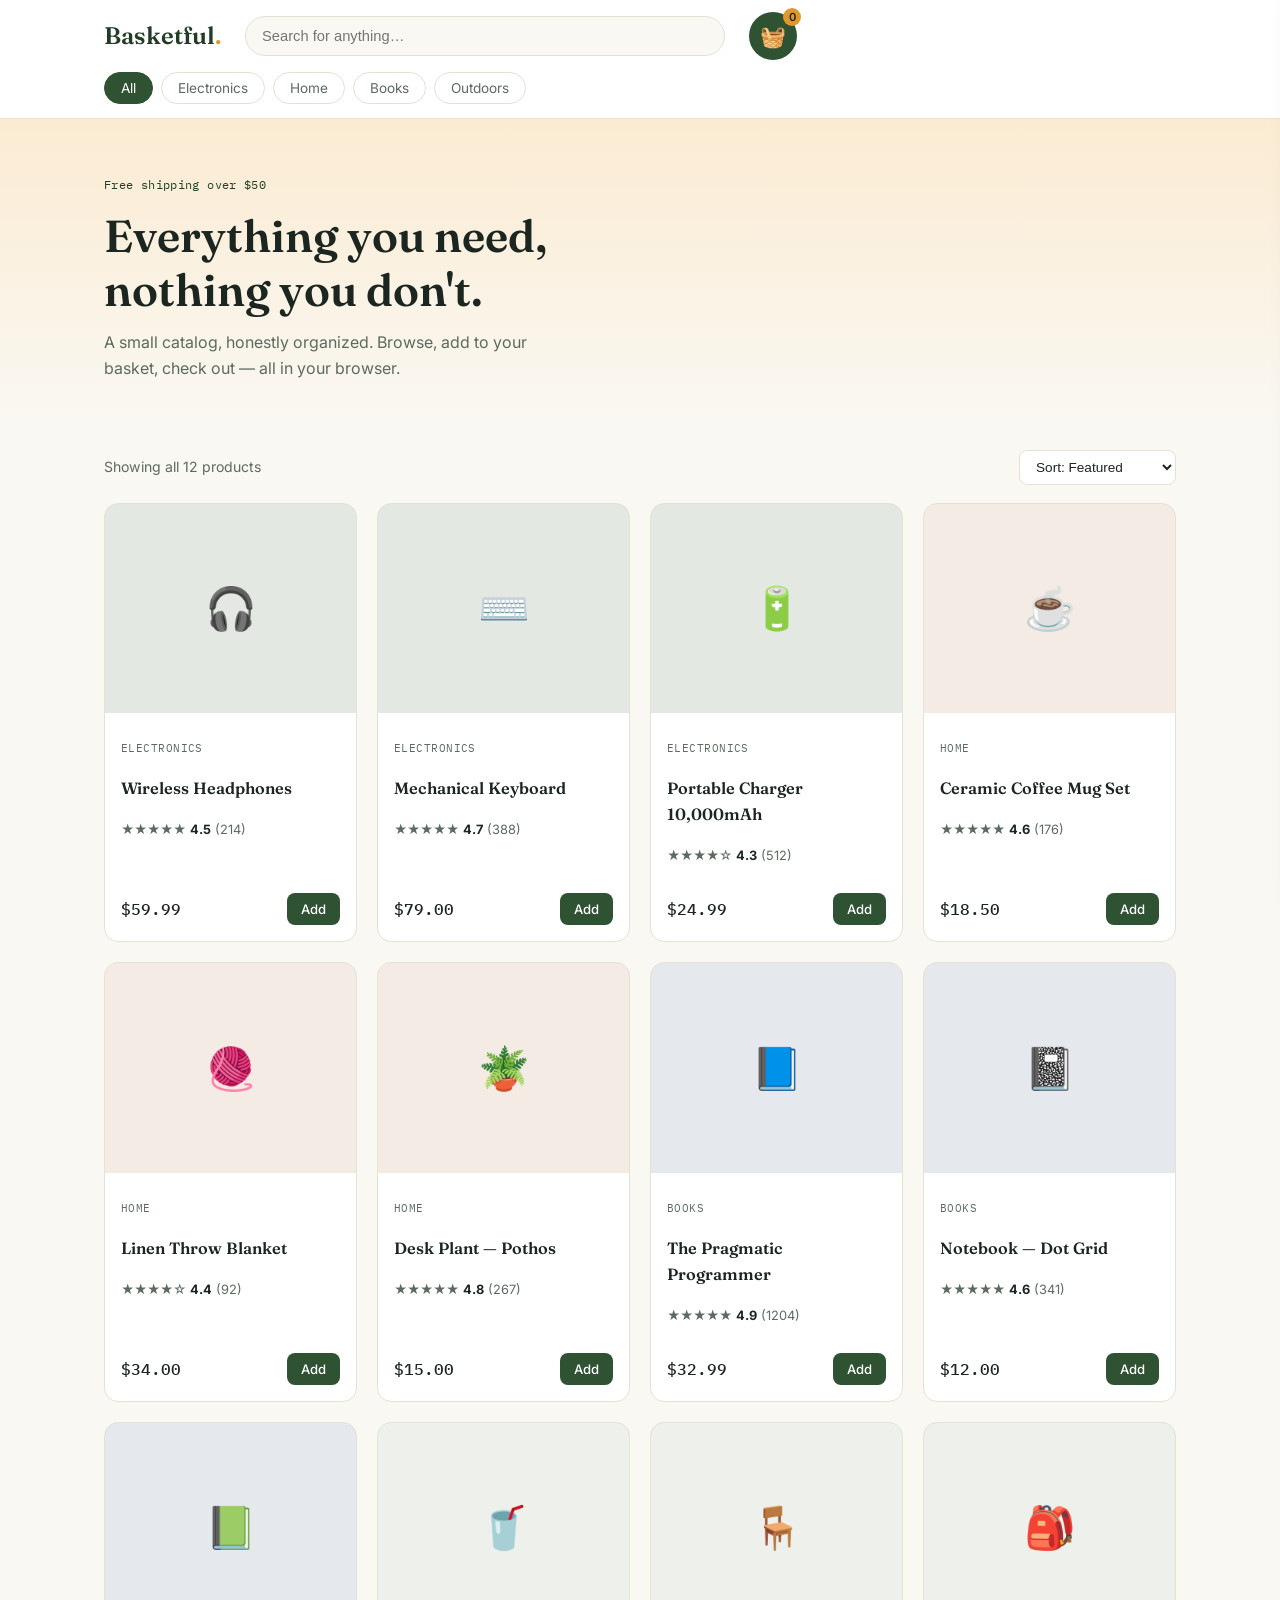
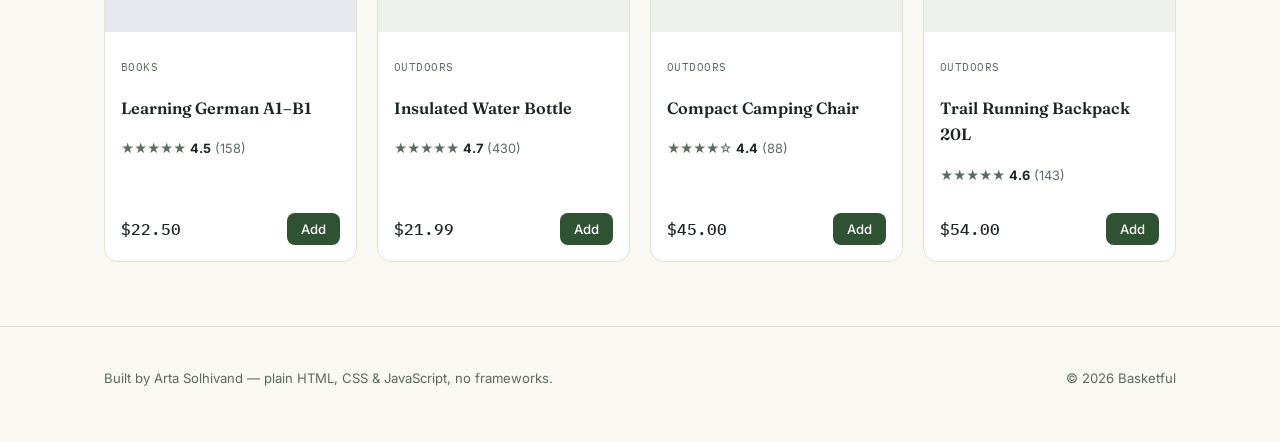
<file: index.html>
<!DOCTYPE html>
<html lang="en">
<head>
<meta charset="UTF-8">
<meta name="viewport" content="width=device-width, initial-scale=1.0">
<title>Basketful — Small Things, Delivered Well</title>
<meta name="description" content="A small e-commerce storefront built with vanilla HTML, CSS and JavaScript.">
<link rel="preconnect" href="https://fonts.googleapis.com">
<link href="https://fonts.googleapis.com/css2?family=Fraunces:opsz,wght@9..144,500;9..144,600;9..144,700&family=Inter:wght@400;500;600&family=IBM+Plex+Mono:wght@400;500&display=swap" rel="stylesheet">
<link rel="stylesheet" href="styles.css">
</head>
<body>

<!-- ============ HEADER ============ -->
<header class="site-header">
  <div class="wrap header-inner">
    <a href="#" class="logo">Basketful<span class="logo-dot">.</span></a>

    <div class="search-bar">
      <input type="text" id="searchInput" placeholder="Search for anything…" aria-label="Search products">
      <button id="searchClearBtn" class="search-clear" hidden aria-label="Clear search">✕</button>
    </div>

    <button class="cart-toggle" id="cartToggle" aria-label="Open cart">
      <span class="cart-icon">🧺</span>
      <span class="cart-count" id="cartCount">0</span>
    </button>
  </div>

  <nav class="category-nav" id="categoryNav">
    <!-- filled by JS -->
  </nav>
</header>

<!-- ============ HERO ============ -->
<section class="hero">
  <div class="wrap hero-inner">
    <p class="hero-eyebrow">Free shipping over $50</p>
    <h1 class="hero-title">Everything you need,<br>nothing you don't.</h1>
    <p class="hero-sub">A small catalog, honestly organized. Browse, add to your basket, check out — all in your browser.</p>
  </div>
</section>

<!-- ============ MAIN ============ -->
<main class="wrap">
  <div class="results-bar">
    <span id="resultsCount">Showing all products</span>
    <select id="sortSelect" aria-label="Sort products">
      <option value="default">Sort: Featured</option>
      <option value="price-asc">Price: Low to High</option>
      <option value="price-desc">Price: High to Low</option>
      <option value="rating-desc">Highest Rated</option>
    </select>
  </div>

  <div class="product-grid" id="productGrid">
    <!-- filled by JS -->
  </div>

  <p class="no-results" id="noResults" hidden>No products match your search. Try a different keyword.</p>
</main>

<footer class="site-footer">
  <div class="wrap footer-inner">
    <p>Built by Arta Solhivand — plain HTML, CSS &amp; JavaScript, no frameworks.</p>
    <p class="footer-year">© <span id="year"></span> Basketful</p>
  </div>
</footer>

<!-- ============ CART DRAWER ============ -->
<div class="cart-backdrop" id="cartBackdrop" hidden></div>
<aside class="cart-drawer" id="cartDrawer" aria-label="Shopping cart">
  <div class="cart-header">
    <h2>Your Basket</h2>
    <button class="cart-close" id="cartClose" aria-label="Close cart">✕</button>
  </div>

  <div class="cart-items" id="cartItems">
    <!-- filled by JS -->
  </div>

  <p class="cart-empty" id="cartEmpty">Your basket is empty.</p>

  <div class="cart-footer" id="cartFooter" hidden>
    <div class="cart-total-row">
      <span>Subtotal</span>
      <b id="cartSubtotal">$0.00</b>
    </div>
    <button class="btn btn-primary btn-block" id="checkoutBtn">Checkout</button>
  </div>
</aside>

<!-- ============ ORDER CONFIRMATION ============ -->
<div class="modal-backdrop" id="confirmBackdrop" hidden>
  <div class="modal modal--confirm">
    <div class="confirm-icon">✓</div>
    <h2>Order placed!</h2>
    <p id="confirmText"></p>
    <button class="btn btn-primary" id="confirmCloseBtn">Continue Shopping</button>
  </div>
</div>

<script src="products.js"></script>
<script src="script.js"></script>
</body>
</html>
</file>
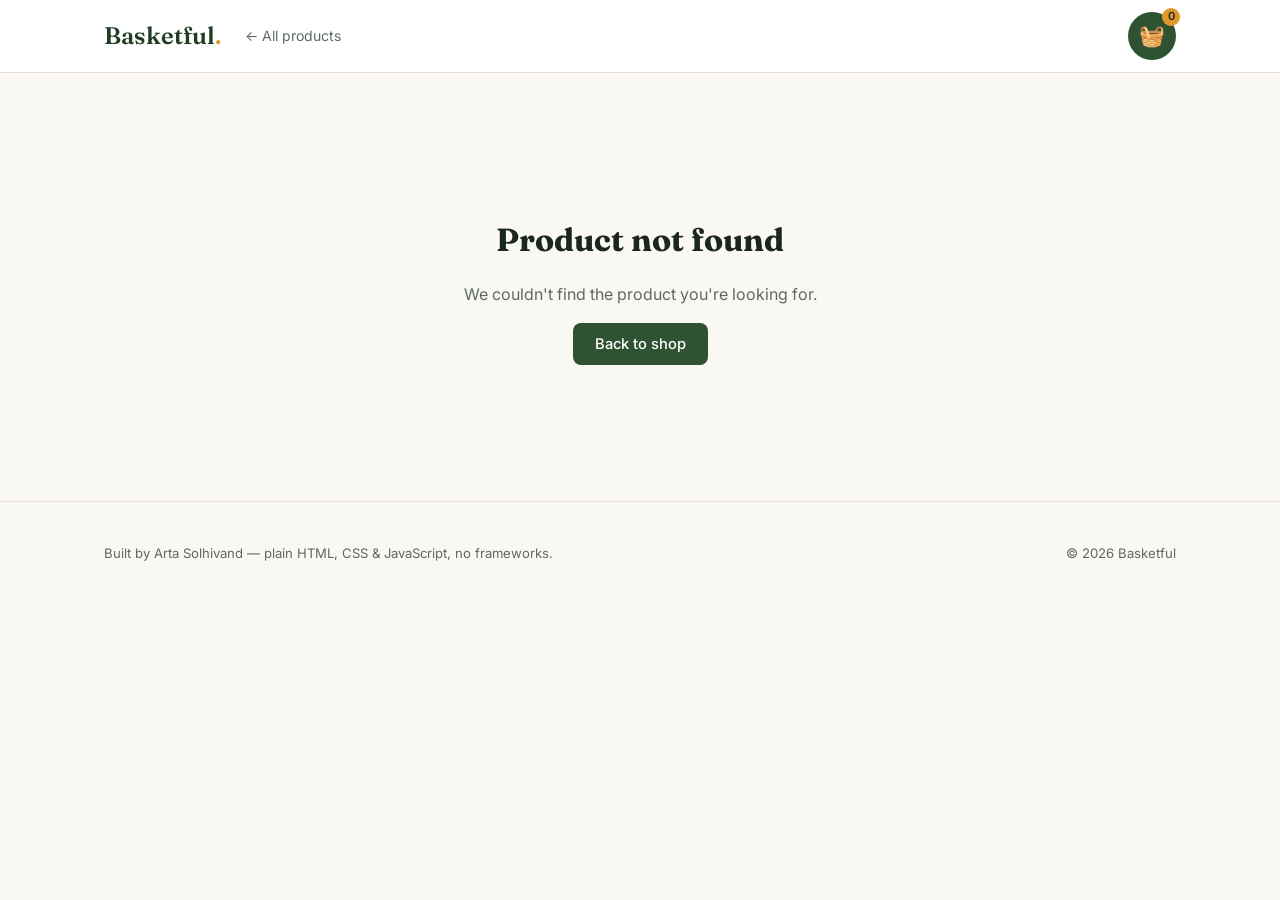
<file: product.html>
<!DOCTYPE html>
<html lang="en">
<head>
<meta charset="UTF-8">
<meta name="viewport" content="width=device-width, initial-scale=1.0">
<title>Product — Basketful</title>
<meta name="description" content="Product details on Basketful, a small storefront built with vanilla HTML, CSS and JavaScript.">
<link rel="preconnect" href="https://fonts.googleapis.com">
<link href="https://fonts.googleapis.com/css2?family=Fraunces:opsz,wght@9..144,500;9..144,600;9..144,700&family=Inter:wght@400;500;600&family=IBM+Plex+Mono:wght@400;500&display=swap" rel="stylesheet">
<link rel="stylesheet" href="styles.css">
</head>
<body>

<!-- ============ HEADER ============ -->
<header class="site-header">
  <div class="wrap header-inner">
    <a href="index.html" class="logo">Basketful<span class="logo-dot">.</span></a>
    <a href="index.html" class="back-link">← All products</a>
    <a href="index.html" class="cart-toggle" id="cartLink" aria-label="View cart">
      <span class="cart-icon">🧺</span>
      <span class="cart-count" id="cartCount">0</span>
    </a>
  </div>
</header>

<!-- ============ PRODUCT DETAIL ============ -->
<main class="wrap product-page">
  <div id="productDetail">
    <!-- filled by product-page.js -->
  </div>

  <section class="related-section" id="relatedSection" hidden>
    <h2>You might also like</h2>
    <div class="related-grid" id="relatedGrid">
      <!-- filled by product-page.js -->
    </div>
  </section>
</main>

<footer class="site-footer">
  <div class="wrap footer-inner">
    <p>Built by Arta Solhivand — plain HTML, CSS &amp; JavaScript, no frameworks.</p>
    <p class="footer-year">© <span id="year"></span> Basketful</p>
  </div>
</footer>

<script src="products.js"></script>
<script src="product-page.js"></script>
</body>
</html>
</file>
<file: styles.css>
/* ============================================
   Design tokens
   ============================================ */
:root {
  --bg: #FAF8F2;
  --surface: #FFFFFF;
  --ink: #1C2620;
  --ink-soft: #5C6B60;
  --line: #E6E1D3;
  --brand: #2F5233;
  --brand-dark: #223D26;
  --accent: #E0982B;
  --accent-soft: #FBEBD2;

  --font-display: 'Fraunces', 'Vazirmatn', serif;
  --font-body: 'Inter', 'Vazirmatn', sans-serif;
  --font-mono: 'IBM Plex Mono', monospace;

  --radius-sm: 8px;
  --radius: 14px;
  --shadow: 0 8px 24px rgba(28, 38, 32, 0.08);
}

* { box-sizing: border-box; }

body {
  margin: 0;
  background: var(--bg);
  color: var(--ink);
  font-family: var(--font-body);
  line-height: 1.6;
  -webkit-font-smoothing: antialiased;
}

.wrap { max-width: 1120px; margin: 0 auto; padding: 0 24px; }

a { color: inherit; text-decoration: none; }

button { font-family: inherit; cursor: pointer; }

@media (prefers-reduced-motion: reduce) {
  * { animation-duration: 0.01ms !important; transition-duration: 0.01ms !important; }
}

/* ============================================
   Header
   ============================================ */
.site-header {
  background: var(--surface);
  border-bottom: 1px solid var(--line);
  position: sticky;
  top: 0;
  z-index: 20;
}

.header-inner {
  display: flex;
  align-items: center;
  gap: 24px;
  height: 72px;
}

.logo {
  font-family: var(--font-display);
  font-size: 1.5rem;
  font-weight: 600;
  color: var(--brand-dark);
  flex-shrink: 0;
}
.logo-dot { color: var(--accent); }

.search-bar {
  flex: 1;
  display: flex;
  align-items: center;
  position: relative;
  max-width: 480px;
}

.search-bar input {
  width: 100%;
  padding: 11px 40px 11px 16px;
  border: 1px solid var(--line);
  border-radius: 100px;
  background: var(--bg);
  font-size: 0.92rem;
  color: var(--ink);
}
.search-bar input:focus {
  outline: none;
  border-color: var(--brand);
  background: var(--surface);
}

.search-clear {
  position: absolute;
  right: 12px;
  background: none;
  border: none;
  color: var(--ink-soft);
  font-size: 0.85rem;
}

.cart-toggle {
  position: relative;
  background: var(--brand);
  border: none;
  border-radius: 100px;
  width: 48px;
  height: 48px;
  display: flex;
  align-items: center;
  justify-content: center;
  flex-shrink: 0;
  transition: transform 0.15s ease;
}
.cart-toggle:hover { transform: translateY(-1px); }

.cart-icon { font-size: 1.3rem; }

.cart-count {
  position: absolute;
  top: -4px;
  right: -4px;
  background: var(--accent);
  color: var(--ink);
  font-size: 0.7rem;
  font-weight: 600;
  min-width: 18px;
  height: 18px;
  border-radius: 100px;
  display: flex;
  align-items: center;
  justify-content: center;
  padding: 0 4px;
}

.category-nav {
  display: flex;
  gap: 8px;
  overflow-x: auto;
  padding: 0 24px 14px;
  max-width: 1120px;
  margin: 0 auto;
}

.cat-chip {
  border: 1px solid var(--line);
  background: var(--surface);
  border-radius: 100px;
  padding: 7px 16px;
  font-size: 0.85rem;
  color: var(--ink-soft);
  white-space: nowrap;
  transition: all 0.15s ease;
}
.cat-chip:hover { border-color: var(--brand); color: var(--brand-dark); }
.cat-chip.active {
  background: var(--brand);
  border-color: var(--brand);
  color: white;
}

/* ============================================
   Hero
   ============================================ */
.hero {
  background: linear-gradient(180deg, var(--accent-soft), var(--bg));
  padding: 56px 0 40px;
}

.hero-eyebrow {
  font-family: var(--font-mono);
  font-size: 0.78rem;
  color: var(--brand-dark);
  letter-spacing: 0.03em;
  margin: 0 0 14px;
}

.hero-title {
  font-family: var(--font-display);
  font-size: clamp(1.9rem, 4vw, 2.8rem);
  font-weight: 600;
  line-height: 1.2;
  margin: 0 0 14px;
  color: var(--ink);
}

.hero-sub {
  color: var(--ink-soft);
  max-width: 480px;
  margin: 0;
}

/* ============================================
   Results bar
   ============================================ */
.results-bar {
  display: flex;
  justify-content: space-between;
  align-items: center;
  padding: 28px 0 18px;
  font-size: 0.88rem;
  color: var(--ink-soft);
}

.results-bar select {
  border: 1px solid var(--line);
  border-radius: var(--radius-sm);
  padding: 8px 12px;
  background: var(--surface);
  color: var(--ink);
  font-size: 0.85rem;
}

/* ============================================
   Product grid
   ============================================ */
.product-grid {
  display: grid;
  grid-template-columns: repeat(4, 1fr);
  gap: 20px;
  padding-bottom: 64px;
}

.product-card {
  background: var(--surface);
  border: 1px solid var(--line);
  border-radius: var(--radius);
  overflow: hidden;
  display: flex;
  flex-direction: column;
  transition: box-shadow 0.2s ease, transform 0.2s ease;
}
.product-card:hover {
  box-shadow: var(--shadow);
  transform: translateY(-2px);
}

.product-visual {
  aspect-ratio: 1.2 / 1;
  display: flex;
  align-items: center;
  justify-content: center;
  font-size: 2.6rem;
  cursor: pointer;
}

.product-info { padding: 16px; display: flex; flex-direction: column; gap: 6px; flex: 1; }

.product-category {
  font-family: var(--font-mono);
  font-size: 0.7rem;
  color: var(--ink-soft);
  text-transform: uppercase;
  letter-spacing: 0.04em;
}

.product-name {
  font-family: var(--font-display);
  font-size: 1.02rem;
  font-weight: 600;
  cursor: pointer;
  margin: 0;
}

.product-rating {
  font-size: 0.8rem;
  color: var(--ink-soft);
}
.product-rating b { color: var(--ink); }

.product-footer {
  margin-top: auto;
  display: flex;
  justify-content: space-between;
  align-items: center;
  padding-top: 8px;
}

.product-price {
  font-family: var(--font-mono);
  font-weight: 500;
  font-size: 1.02rem;
}

.add-btn {
  background: var(--brand);
  color: white;
  border: none;
  border-radius: var(--radius-sm);
  padding: 8px 14px;
  font-size: 0.82rem;
  font-weight: 500;
  transition: background 0.15s ease;
}
.add-btn:hover { background: var(--brand-dark); }
.add-btn.added { background: var(--accent); color: var(--ink); }

.no-results {
  text-align: center;
  color: var(--ink-soft);
  padding: 60px 0;
}

/* ============================================
   Buttons (shared)
   ============================================ */
.btn {
  border: none;
  border-radius: var(--radius-sm);
  padding: 12px 22px;
  font-size: 0.92rem;
  font-weight: 500;
}
.btn-primary { background: var(--brand); color: white; }
.btn-primary:hover { background: var(--brand-dark); }
.btn-block { width: 100%; }

/* ============================================
   Modal (quick view)
   ============================================ */
.modal-backdrop {
  position: fixed;
  inset: 0;
  background: rgba(28, 38, 32, 0.45);
  display: flex;
  align-items: center;
  justify-content: center;
  z-index: 40;
  padding: 24px;
}

/* The [hidden] attribute must win over display:flex above,
   otherwise the browser's default "hidden = display:none"
   behavior gets silently overridden by our own CSS. */
.modal-backdrop[hidden] {
  display: none;
}

.modal {
  background: var(--surface);
  border-radius: var(--radius);
  max-width: 640px;
  width: 100%;
  display: grid;
  grid-template-columns: 1fr 1.2fr;
  position: relative;
  overflow: hidden;
  max-height: 90vh;
}

.modal--confirm {
  grid-template-columns: 1fr;
  text-align: center;
  padding: 40px 32px;
  max-width: 380px;
  display: flex;
  flex-direction: column;
  align-items: center;
  gap: 8px;
}

.confirm-icon {
  width: 52px;
  height: 52px;
  border-radius: 100px;
  background: var(--brand);
  color: white;
  display: flex;
  align-items: center;
  justify-content: center;
  font-size: 1.5rem;
  margin-bottom: 8px;
}

.modal--confirm h2 { font-family: var(--font-display); margin: 0; }
.modal--confirm p { color: var(--ink-soft); margin: 0 0 12px; }

/* ============================================
   Cart drawer
   ============================================ */
.cart-backdrop {
  position: fixed;
  inset: 0;
  background: rgba(28, 38, 32, 0.4);
  z-index: 30;
}

.cart-drawer {
  position: fixed;
  top: 0;
  right: -420px;
  width: 400px;
  max-width: 90vw;
  height: 100%;
  background: var(--surface);
  z-index: 31;
  display: flex;
  flex-direction: column;
  transition: right 0.28s ease;
  box-shadow: -8px 0 24px rgba(0,0,0,0.08);
}
.cart-drawer.open { right: 0; }

.cart-header {
  display: flex;
  justify-content: space-between;
  align-items: center;
  padding: 22px 24px;
  border-bottom: 1px solid var(--line);
}
.cart-header h2 { font-family: var(--font-display); font-size: 1.2rem; margin: 0; }

.cart-close {
  background: none;
  border: none;
  font-size: 0.95rem;
  color: var(--ink-soft);
}

.cart-items {
  flex: 1;
  overflow-y: auto;
  padding: 12px 24px;
  display: flex;
  flex-direction: column;
  gap: 16px;
}

.cart-item {
  display: flex;
  gap: 12px;
  align-items: center;
}

.cart-item-visual {
  width: 52px;
  height: 52px;
  border-radius: var(--radius-sm);
  display: flex;
  align-items: center;
  justify-content: center;
  font-size: 1.4rem;
  flex-shrink: 0;
}

.cart-item-info { flex: 1; min-width: 0; }
.cart-item-name { font-size: 0.9rem; font-weight: 500; margin: 0 0 4px; }
.cart-item-price { font-family: var(--font-mono); font-size: 0.82rem; color: var(--ink-soft); margin: 0; }

.cart-item-qty {
  display: flex;
  align-items: center;
  gap: 8px;
  font-family: var(--font-mono);
  font-size: 0.85rem;
}

.qty-btn {
  width: 24px;
  height: 24px;
  border-radius: 6px;
  border: 1px solid var(--line);
  background: var(--bg);
  font-size: 0.85rem;
  line-height: 1;
}

.cart-item-remove {
  background: none;
  border: none;
  color: var(--ink-soft);
  font-size: 0.78rem;
  text-decoration: underline;
}

.cart-empty { text-align: center; color: var(--ink-soft); padding: 40px 24px; font-size: 0.9rem; }

.cart-footer {
  border-top: 1px solid var(--line);
  padding: 20px 24px 24px;
}

.cart-total-row {
  display: flex;
  justify-content: space-between;
  font-size: 0.95rem;
  margin-bottom: 16px;
}
.cart-total-row b { font-family: var(--font-mono); }

/* ============================================
   Footer
   ============================================ */
.site-footer {
  border-top: 1px solid var(--line);
  padding: 28px 0 40px;
}
.footer-inner {
  display: flex;
  justify-content: space-between;
  flex-wrap: wrap;
  gap: 8px;
  font-size: 0.82rem;
  color: var(--ink-soft);
}

/* ============================================
   Focus visibility
   ============================================ */
a:focus-visible, button:focus-visible, input:focus-visible, select:focus-visible {
  outline: 2px solid var(--brand);
  outline-offset: 2px;
}

/* ============================================
   Responsive
   ============================================ */
@media (max-width: 960px) {
  .product-grid { grid-template-columns: repeat(3, 1fr); }
}

@media (max-width: 680px) {
  .product-grid { grid-template-columns: repeat(2, 1fr); }
  .modal { grid-template-columns: 1fr; max-height: 85vh; overflow-y: auto; }
  .search-bar { max-width: none; }
}

@media (max-width: 420px) {
  .product-grid { grid-template-columns: 1fr 1fr; gap: 12px; }
  .header-inner { gap: 12px; }
  .logo { font-size: 1.2rem; }
}

/* ============================================
   Product detail page
   ============================================ */
.back-link {
  flex: 1;
  font-size: 0.88rem;
  color: var(--ink-soft);
  transition: color 0.15s ease;
}
.back-link:hover { color: var(--brand-dark); }

.product-page { padding-top: 40px; padding-bottom: 64px; }

.product-detail {
  display: grid;
  grid-template-columns: 1fr 1.2fr;
  gap: 40px;
  background: var(--surface);
  border: 1px solid var(--line);
  border-radius: var(--radius);
  overflow: hidden;
  margin-bottom: 56px;
}

.product-detail-visual {
  display: flex;
  align-items: center;
  justify-content: center;
  font-size: 6rem;
}

.product-detail-body {
  padding: 40px 40px 40px 0;
  display: flex;
  flex-direction: column;
  gap: 10px;
}

.product-detail-category {
  font-family: var(--font-mono);
  font-size: 0.75rem;
  color: var(--ink-soft);
  text-transform: uppercase;
  letter-spacing: 0.04em;
  margin: 0;
}

.product-detail-title {
  font-family: var(--font-display);
  font-size: 1.9rem;
  font-weight: 600;
  margin: 0;
}

.product-detail-rating { font-size: 0.9rem; color: var(--ink-soft); margin: 0; }

.product-detail-desc {
  color: var(--ink-soft);
  font-size: 0.96rem;
  margin: 10px 0 0;
  max-width: 480px;
}

.product-detail-purchase {
  margin-top: auto;
  padding-top: 28px;
  display: flex;
  align-items: center;
  gap: 20px;
  flex-wrap: wrap;
}

.product-detail-price {
  font-family: var(--font-mono);
  font-size: 1.6rem;
  font-weight: 500;
}

.qty-stepper {
  display: flex;
  align-items: center;
  gap: 12px;
  font-family: var(--font-mono);
  font-size: 0.95rem;
  border: 1px solid var(--line);
  border-radius: var(--radius-sm);
  padding: 6px 12px;
}

.add-feedback {
  color: var(--brand-dark);
  font-size: 0.88rem;
  margin: 0;
}

.not-found {
  text-align: center;
  padding: 80px 24px;
}
.not-found h1 { font-family: var(--font-display); margin-bottom: 8px; }
.not-found p { color: var(--ink-soft); margin-bottom: 24px; }

.related-section h2 {
  font-family: var(--font-display);
  font-size: 1.3rem;
  margin: 0 0 20px;
}

.related-grid {
  display: grid;
  grid-template-columns: repeat(auto-fit, minmax(160px, 1fr));
  gap: 16px;
}

.related-card {
  border: 1px solid var(--line);
  border-radius: var(--radius);
  padding: 20px;
  text-align: center;
  transition: box-shadow 0.2s ease, transform 0.2s ease;
}
.related-card:hover {
  box-shadow: var(--shadow);
  transform: translateY(-2px);
}

.related-visual {
  aspect-ratio: 1.4/1;
  display: flex;
  align-items: center;
  justify-content: center;
  font-size: 2.2rem;
  border-radius: var(--radius-sm);
  margin-bottom: 12px;
}

.related-name { font-weight: 500; font-size: 0.9rem; margin: 0 0 4px; }
.related-price { font-family: var(--font-mono); font-size: 0.85rem; color: var(--ink-soft); margin: 0; }

@media (max-width: 680px) {
  .product-detail { grid-template-columns: 1fr; }
  .product-detail-visual { aspect-ratio: 16/9; }
  .product-detail-body { padding: 28px; }
  .related-grid { grid-template-columns: 1fr; }
}
</file>
